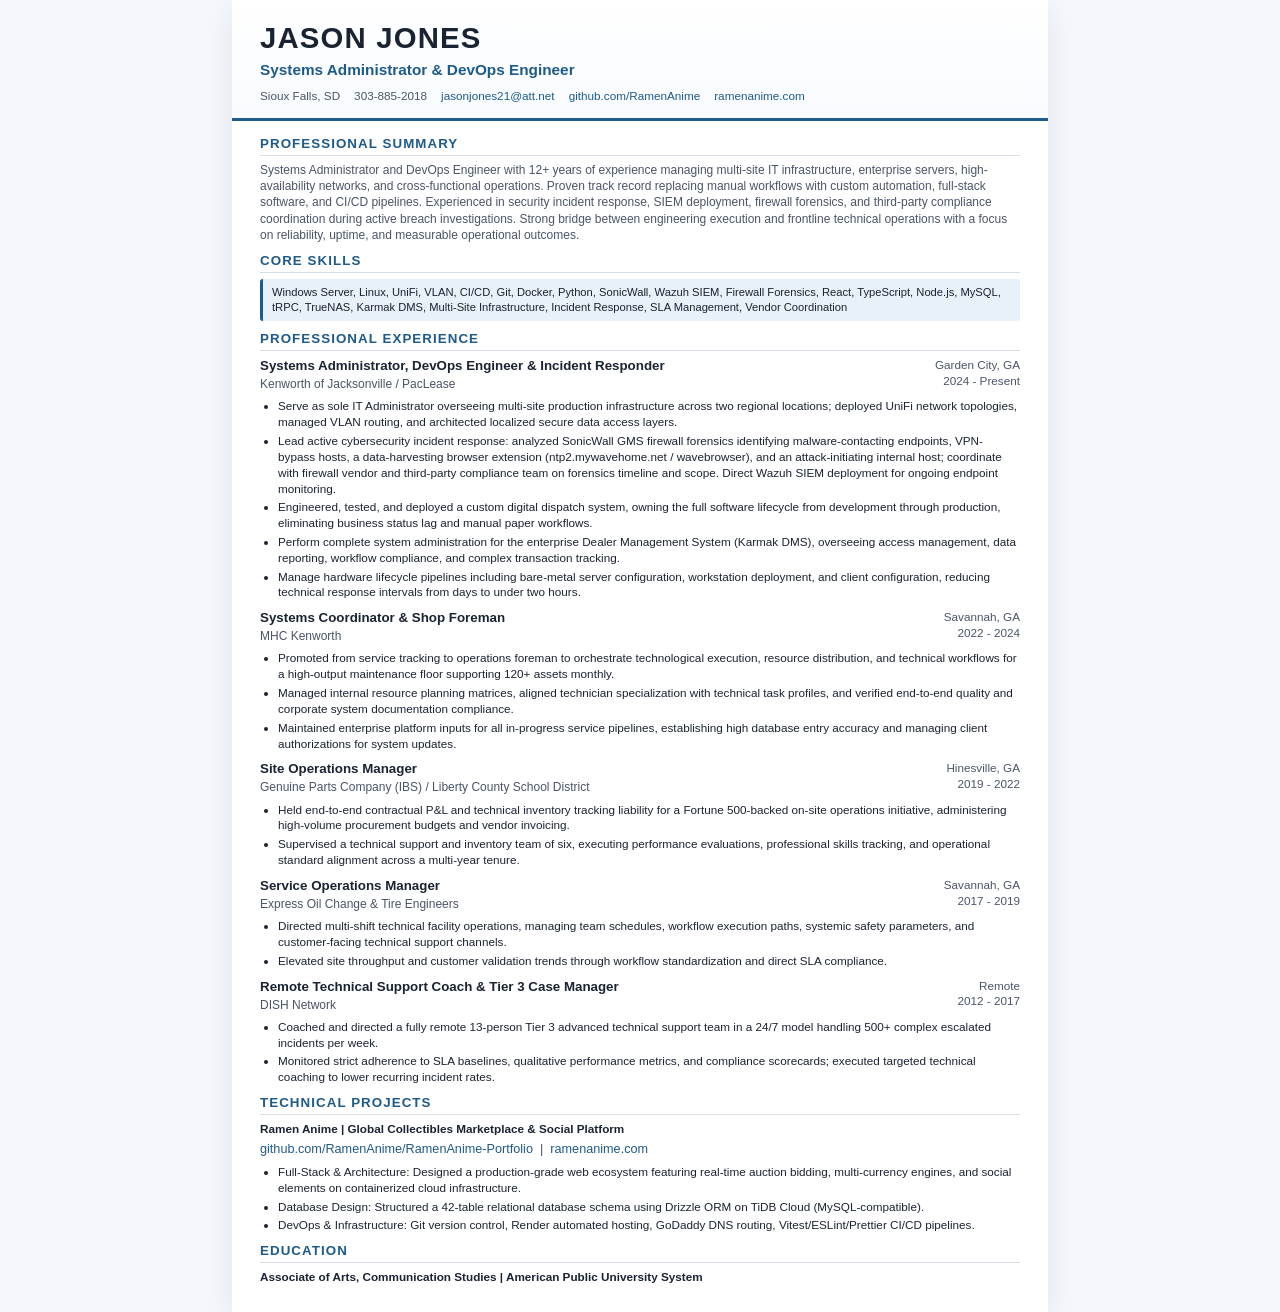
<file: resume/Jason_Jones_Resume_Visual.html>
<!DOCTYPE html>
<html lang="en">
<head>
  <meta charset="UTF-8" />
  <meta name="viewport" content="width=device-width, initial-scale=1.0" />
  <title>Jason Jones - Resume</title>
  <style>
    @page {
      size: letter;
      margin: 0.4in 0.55in;
    }
    :root {
      --ink: #1a2332;
      --muted: #4a5568;
      --accent: #1e5a8a;
      --accent-soft: #e8f1f8;
      --line: #d7dee8;
    }
    * { box-sizing: border-box; margin: 0; padding: 0; }
    body {
      font-family: "Segoe UI", Calibri, Arial, sans-serif;
      color: var(--ink);
      line-height: 1.35;
      font-size: 8.8pt;
      background: #f4f7fb;
    }
    .page {
      max-width: 8.5in;
      margin: 0 auto;
      background: #fff;
      box-shadow: 0 8px 30px rgba(26, 35, 50, 0.08);
    }
    header {
      padding: 18px 28px 14px;
      border-bottom: 3px solid var(--accent);
      background: linear-gradient(180deg, #ffffff 0%, #f8fbff 100%);
    }
    h1 {
      font-size: 22pt;
      letter-spacing: 0.04em;
      font-weight: 700;
      color: var(--ink);
    }
    .subtitle {
      margin-top: 2px;
      font-size: 11.5pt;
      color: var(--accent);
      font-weight: 600;
    }
    .contact {
      margin-top: 8px;
      display: flex;
      flex-wrap: wrap;
      gap: 6px 14px;
      color: var(--muted);
      font-size: 8.8pt;
    }
    .contact a {
      color: var(--accent);
      text-decoration: none;
    }
    main {
      padding: 14px 28px 18px;
    }
    section {
      margin-bottom: 9px;
    }
    .summary {
      font-size: 9pt;
    }
    h2 {
      font-size: 10pt;
      text-transform: uppercase;
      letter-spacing: 0.08em;
      color: var(--accent);
      border-bottom: 1px solid var(--line);
      padding-bottom: 2px;
      margin-bottom: 6px;
    }
    p { color: var(--ink); }
    .summary { color: var(--muted); }
    ul {
      padding-left: 18px;
    }
    li {
      margin-bottom: 3px;
      color: var(--ink);
    }
    .skills-inline {
      background: var(--accent-soft);
      border-left: 3px solid var(--accent);
      padding: 6px 9px;
      border-radius: 3px;
      font-size: 8.4pt;
      line-height: 1.35;
      color: var(--ink);
    }
    .job {
      margin-bottom: 9px;
      page-break-inside: avoid;
    }
    .job-header {
      display: flex;
      justify-content: space-between;
      gap: 16px;
      align-items: flex-start;
      margin-bottom: 6px;
    }
    .job h3 {
      font-size: 10pt;
      font-weight: 700;
      color: var(--ink);
    }
    .company {
      color: var(--muted);
      font-size: 9pt;
      margin-top: 1px;
    }
    .job-meta {
      text-align: right;
      color: var(--muted);
      font-size: 8.8pt;
      white-space: nowrap;
    }
    .job-meta span {
      display: block;
    }
    .project-title {
      font-weight: 700;
      margin-bottom: 4px;
    }
    .project-links {
      color: var(--muted);
      font-size: 9.5pt;
      margin-bottom: 6px;
    }
    .project-links a {
      color: var(--accent);
      text-decoration: none;
    }
    .education {
      font-weight: 600;
    }
  </style>
</head>
<body>
  <div class="page">
    <header>
      <h1>JASON JONES</h1>
      <p class="subtitle">Systems Administrator & DevOps Engineer</p>
      <div class="contact">
        <span>Sioux Falls, SD</span>
        <span>303-885-2018</span>
        <span><a href="mailto:jasonjones21@att.net">jasonjones21@att.net</a></span>
        <span><a href="https://github.com/RamenAnime">github.com/RamenAnime</a></span>
        <span><a href="https://ramenanime.com">ramenanime.com</a></span>
      </div>
    </header>
    <main>
      <section>
        <h2>Professional Summary</h2>
        <p class="summary">Systems Administrator and DevOps Engineer with 12+ years of experience managing multi-site IT infrastructure, enterprise servers, high-availability networks, and cross-functional operations. Proven track record replacing manual workflows with custom automation, full-stack software, and CI/CD pipelines. Experienced in security incident response, SIEM deployment, firewall forensics, and third-party compliance coordination during active breach investigations. Strong bridge between engineering execution and frontline technical operations with a focus on reliability, uptime, and measurable operational outcomes.</p>
      </section>
      <section>
        <h2>Core Skills</h2>
        <p class="skills-inline">Windows Server, Linux, UniFi, VLAN, CI/CD, Git, Docker, Python, SonicWall, Wazuh SIEM, Firewall Forensics, React, TypeScript, Node.js, MySQL, tRPC, TrueNAS, Karmak DMS, Multi-Site Infrastructure, Incident Response, SLA Management, Vendor Coordination</p>
      </section>
      <section>
        <h2>Professional Experience</h2>
        
        <article class="job">
          <div class="job-header">
            <div>
              <h3>Systems Administrator, DevOps Engineer & Incident Responder</h3>
              <p class="company">Kenworth of Jacksonville / PacLease</p>
            </div>
            <div class="job-meta">
              <span>Garden City, GA</span>
              <span>2024 - Present</span>
            </div>
          </div>
          <ul><li>Serve as sole IT Administrator overseeing multi-site production infrastructure across two regional locations; deployed UniFi network topologies, managed VLAN routing, and architected localized secure data access layers.</li>
<li>Lead active cybersecurity incident response: analyzed SonicWall GMS firewall forensics identifying malware-contacting endpoints, VPN-bypass hosts, a data-harvesting browser extension (ntp2.mywavehome.net / wavebrowser), and an attack-initiating internal host; coordinate with firewall vendor and third-party compliance team on forensics timeline and scope. Direct Wazuh SIEM deployment for ongoing endpoint monitoring.</li>
<li>Engineered, tested, and deployed a custom digital dispatch system, owning the full software lifecycle from development through production, eliminating business status lag and manual paper workflows.</li>
<li>Perform complete system administration for the enterprise Dealer Management System (Karmak DMS), overseeing access management, data reporting, workflow compliance, and complex transaction tracking.</li>
<li>Manage hardware lifecycle pipelines including bare-metal server configuration, workstation deployment, and client configuration, reducing technical response intervals from days to under two hours.</li></ul>
        </article>
        
        <article class="job">
          <div class="job-header">
            <div>
              <h3>Systems Coordinator & Shop Foreman</h3>
              <p class="company">MHC Kenworth</p>
            </div>
            <div class="job-meta">
              <span>Savannah, GA</span>
              <span>2022 - 2024</span>
            </div>
          </div>
          <ul><li>Promoted from service tracking to operations foreman to orchestrate technological execution, resource distribution, and technical workflows for a high-output maintenance floor supporting 120+ assets monthly.</li>
<li>Managed internal resource planning matrices, aligned technician specialization with technical task profiles, and verified end-to-end quality and corporate system documentation compliance.</li>
<li>Maintained enterprise platform inputs for all in-progress service pipelines, establishing high database entry accuracy and managing client authorizations for system updates.</li></ul>
        </article>
        
        <article class="job">
          <div class="job-header">
            <div>
              <h3>Site Operations Manager</h3>
              <p class="company">Genuine Parts Company (IBS) / Liberty County School District</p>
            </div>
            <div class="job-meta">
              <span>Hinesville, GA</span>
              <span>2019 - 2022</span>
            </div>
          </div>
          <ul><li>Held end-to-end contractual P&L and technical inventory tracking liability for a Fortune 500-backed on-site operations initiative, administering high-volume procurement budgets and vendor invoicing.</li>
<li>Supervised a technical support and inventory team of six, executing performance evaluations, professional skills tracking, and operational standard alignment across a multi-year tenure.</li></ul>
        </article>
        
        <article class="job">
          <div class="job-header">
            <div>
              <h3>Service Operations Manager</h3>
              <p class="company">Express Oil Change & Tire Engineers</p>
            </div>
            <div class="job-meta">
              <span>Savannah, GA</span>
              <span>2017 - 2019</span>
            </div>
          </div>
          <ul><li>Directed multi-shift technical facility operations, managing team schedules, workflow execution paths, systemic safety parameters, and customer-facing technical support channels.</li>
<li>Elevated site throughput and customer validation trends through workflow standardization and direct SLA compliance.</li></ul>
        </article>
        
        <article class="job">
          <div class="job-header">
            <div>
              <h3>Remote Technical Support Coach & Tier 3 Case Manager</h3>
              <p class="company">DISH Network</p>
            </div>
            <div class="job-meta">
              <span>Remote</span>
              <span>2012 - 2017</span>
            </div>
          </div>
          <ul><li>Coached and directed a fully remote 13-person Tier 3 advanced technical support team in a 24/7 model handling 500+ complex escalated incidents per week.</li>
<li>Monitored strict adherence to SLA baselines, qualitative performance metrics, and compliance scorecards; executed targeted technical coaching to lower recurring incident rates.</li></ul>
        </article>
        
      </section>
      <section>
        <h2>Technical Projects</h2>
        <p class="project-title">Ramen Anime | Global Collectibles Marketplace & Social Platform</p>
        <p class="project-links">
          <a href="https://github.com/RamenAnime/RamenAnime-Portfolio">github.com/RamenAnime/RamenAnime-Portfolio</a>
          &nbsp;|&nbsp;
          <a href="https://ramenanime.com">ramenanime.com</a>
        </p>
        <ul><li>Full-Stack & Architecture: Designed a production-grade web ecosystem featuring real-time auction bidding, multi-currency engines, and social elements on containerized cloud infrastructure.</li>
<li>Database Design: Structured a 42-table relational database schema using Drizzle ORM on TiDB Cloud (MySQL-compatible).</li>
<li>DevOps & Infrastructure: Git version control, Render automated hosting, GoDaddy DNS routing, Vitest/ESLint/Prettier CI/CD pipelines.</li></ul>
      </section>
      <section>
        <h2>Education</h2>
        <p class="education">Associate of Arts, Communication Studies | American Public University System</p>
      </section>
    </main>
  </div>
</body>
</html>
</file>
